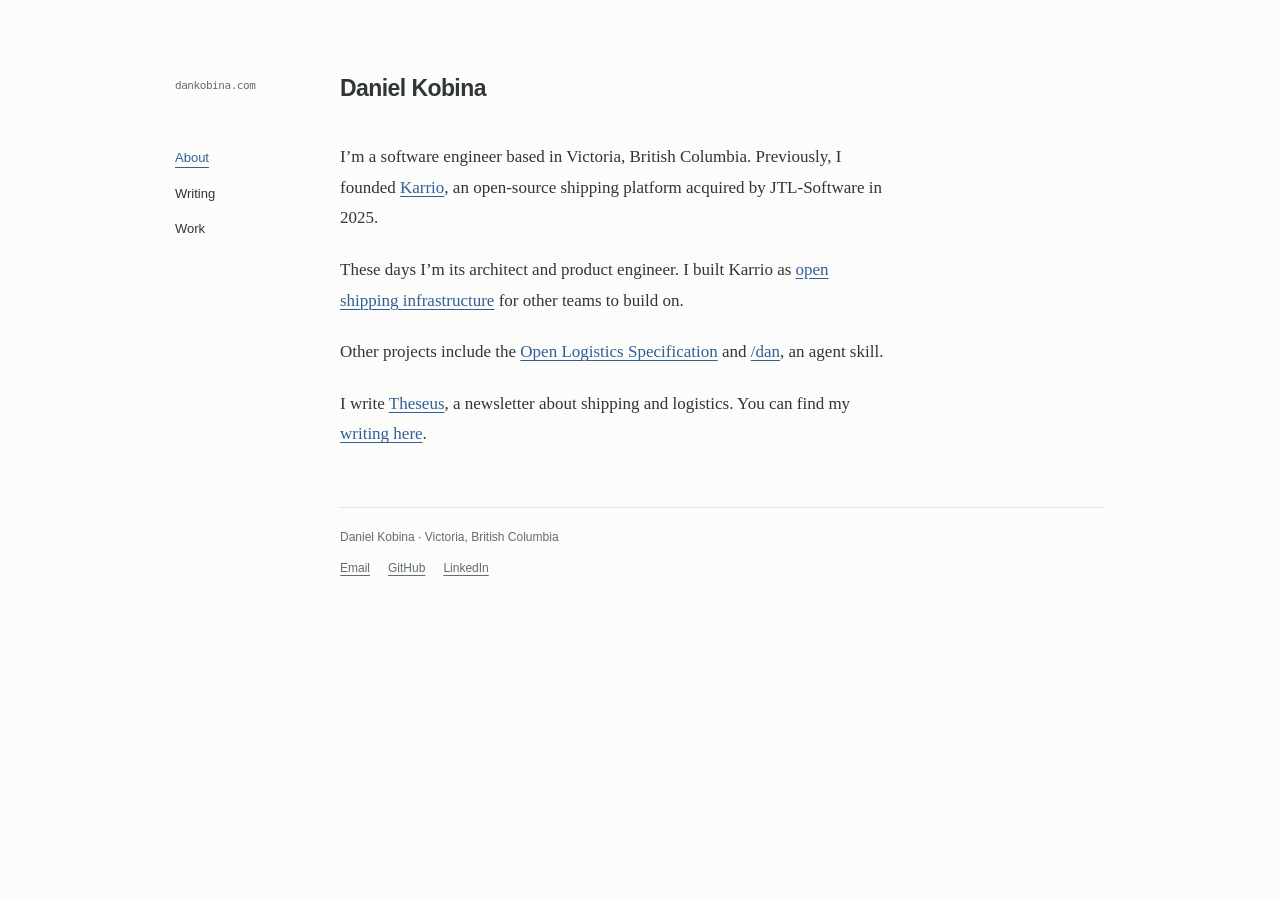
<file: index.html>
<!doctype html>
<html lang="en">
<head>
  <meta charset="utf-8">
  <meta name="viewport" content="width=device-width, initial-scale=1">
  <title>Daniel Kobina</title>
  <meta name="description" content="Daniel Kobina. Software engineer in Victoria, British Columbia. Previously founded Karrio, an open-source shipping platform acquired by JTL-Software.">
  <link rel="canonical" href="https://dankobina.com/">
  <meta property="og:type" content="website">
  <meta property="og:url" content="https://dankobina.com/">
  <meta property="og:title" content="Daniel Kobina">
  <meta property="og:description" content="Daniel Kobina. Software engineer in Victoria, British Columbia. Previously founded Karrio, an open-source shipping platform acquired by JTL-Software.">
  <meta property="og:image" content="https://github.com/danh91.png?size=460">
  <link rel="icon" href="data:image/svg+xml,%3Csvg xmlns='http://www.w3.org/2000/svg' viewBox='0 0 100 100'%3E%3Crect width='100' height='100' rx='20' fill='%231338E6'/%3E%3Cpath d='M28 68V32h16c11 0 18 7 18 18s-7 18-18 18H28z' fill='%23fff'/%3E%3C/svg%3E">
  <link rel="stylesheet" href="/assets/site.css">
</head>
<body>
  <a class="skip-link" href="#content">Skip to content</a>
  <div class="shell">
    <aside class="sidebar">
      <div class="domain">dankobina.com</div>
      <nav aria-label="Main navigation">
      <a href="/" aria-current="page">About</a>
      <a href="/writing/">Writing</a>
      <a href="/work/">Work</a>
      </nav>
    </aside>
    <main id="content">
<h1>Daniel Kobina</h1>
<p>I’m a software engineer based in Victoria, British Columbia. Previously, I founded <a href="https://karrio.io/">Karrio</a>, an open-source shipping platform acquired by JTL-Software in 2025.</p>
<p>These days I’m its architect and product engineer. I built Karrio as <a href="/work/karrio/">open shipping infrastructure</a> for other teams to build on.</p>
<p>Other projects include the <a href="https://openshipping.dankobina.com/">Open Logistics Specification</a> and <a href="https://github.com/ebenlab/dan">/dan</a>, an agent skill.</p>
<p>I write <a href="https://theseus.dankobina.com/">Theseus</a>, a newsletter about shipping and logistics. You can find my <a href="/writing/">writing here</a>.</p>
    </main>
    <footer class="site-footer">
      <p>Daniel Kobina · Victoria, British Columbia</p>
      <div class="footer-links">
        <a href="mailto:danielk.developer@gmail.com">Email</a>
        <a href="https://github.com/danh91">GitHub</a>
        <a href="https://www.linkedin.com/in/daniel-kobina-32093061/">LinkedIn</a>
      </div>
    </footer>
  </div>
</body>
</html>
</file>
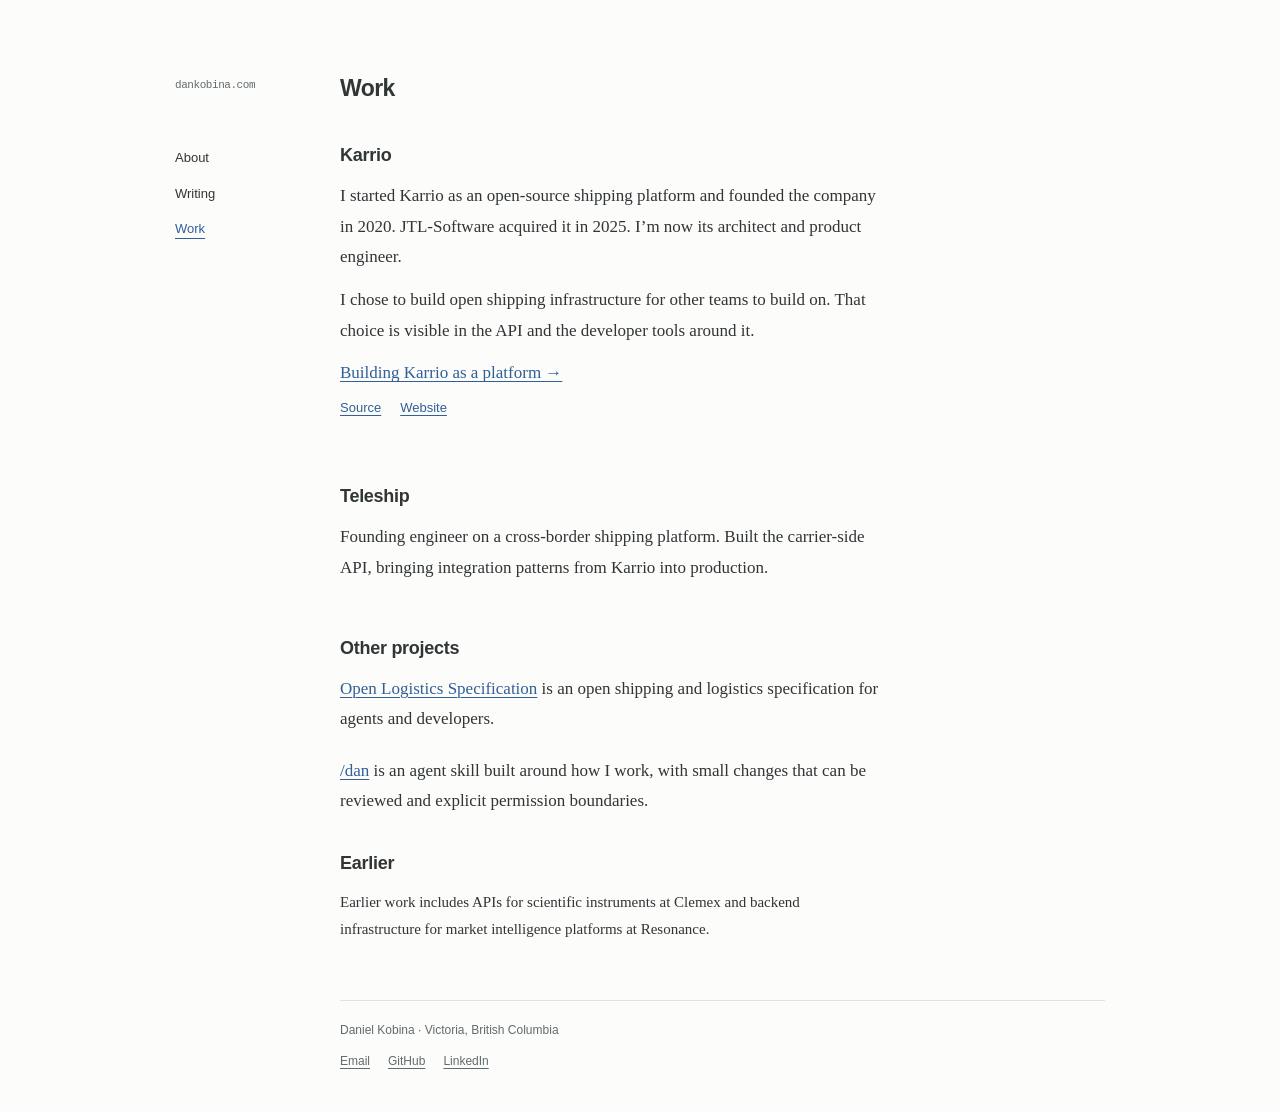
<file: work/index.html>
<!doctype html>
<html lang="en">
<head>
  <meta charset="utf-8">
  <meta name="viewport" content="width=device-width, initial-scale=1">
  <title>Work | Daniel Kobina</title>
  <meta name="description" content="Selected work by Daniel Kobina: Karrio, Teleship, and open-source projects.">
  <link rel="canonical" href="https://dankobina.com/work/">
  <meta property="og:type" content="website">
  <meta property="og:url" content="https://dankobina.com/work/">
  <meta property="og:title" content="Work | Daniel Kobina">
  <meta property="og:description" content="Selected work by Daniel Kobina: Karrio, Teleship, and open-source projects.">
  <meta property="og:image" content="https://github.com/danh91.png?size=460">
  <link rel="icon" href="data:image/svg+xml,%3Csvg xmlns='http://www.w3.org/2000/svg' viewBox='0 0 100 100'%3E%3Crect width='100' height='100' rx='20' fill='%231338E6'/%3E%3Cpath d='M28 68V32h16c11 0 18 7 18 18s-7 18-18 18H28z' fill='%23fff'/%3E%3C/svg%3E">
  <link rel="stylesheet" href="/assets/site.css">
</head>
<body>
  <a class="skip-link" href="#content">Skip to content</a>
  <div class="shell">
    <aside class="sidebar">
      <div class="domain">dankobina.com</div>
      <nav aria-label="Main navigation">
      <a href="/">About</a>
      <a href="/writing/">Writing</a>
      <a href="/work/" aria-current="page">Work</a>
      </nav>
    </aside>
    <main id="content">
<h1>Work</h1>
<article class="work-entry">
  <h2>Karrio</h2>
  <p>I started Karrio as an open-source shipping platform and founded the company in 2020. JTL-Software acquired it in 2025. I’m now its architect and product engineer.</p>
  <p>I chose to build open shipping infrastructure for other teams to build on. That choice is visible in the API and the developer tools around it.</p>
  <p><a href="/work/karrio/">Building Karrio as a platform →</a></p>
  <div class="project-links"><a href="https://github.com/karrioapi/karrio">Source</a><a href="https://karrio.io/">Website</a></div>
</article>
<article class="work-entry">
  <h2>Teleship</h2>
  <p>Founding engineer on a cross-border shipping platform. Built the carrier-side API, bringing integration patterns from Karrio into production.</p>
</article>
<h2>Other projects</h2>
<p><a href="https://openshipping.dankobina.com/">Open Logistics Specification</a> is an open shipping and logistics specification for agents and developers.</p>
<p><a href="https://github.com/ebenlab/dan">/dan</a> is an agent skill built around how I work, with small changes that can be reviewed and explicit permission boundaries.</p>
<h2>Earlier</h2>
<p class="small">Earlier work includes APIs for scientific instruments at Clemex and backend infrastructure for market intelligence platforms at Resonance.</p>
    </main>
    <footer class="site-footer">
      <p>Daniel Kobina · Victoria, British Columbia</p>
      <div class="footer-links">
        <a href="mailto:danielk.developer@gmail.com">Email</a>
        <a href="https://github.com/danh91">GitHub</a>
        <a href="https://www.linkedin.com/in/daniel-kobina-32093061/">LinkedIn</a>
      </div>
    </footer>
  </div>
</body>
</html>
</file>
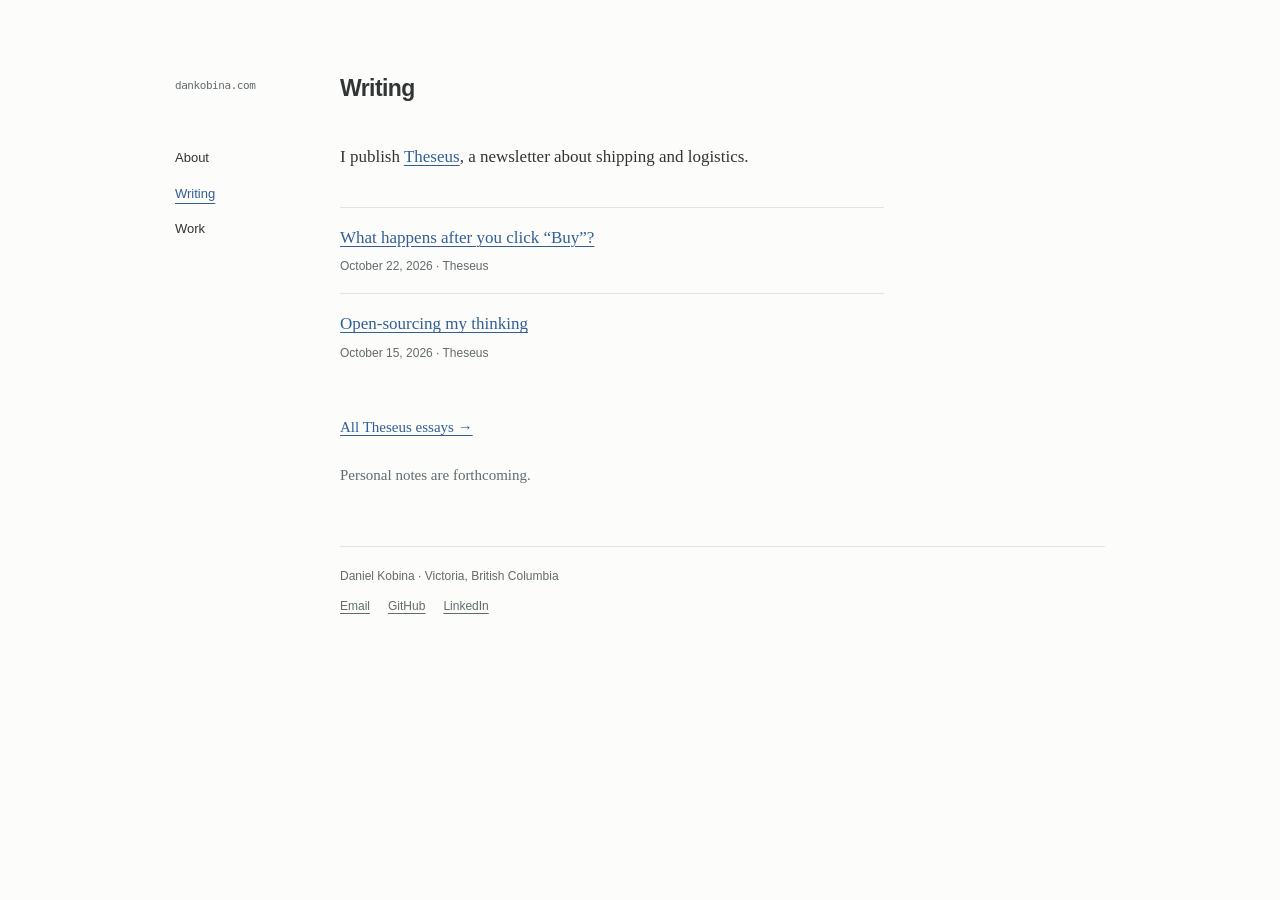
<file: writing/index.html>
<!doctype html>
<html lang="en">
<head>
  <meta charset="utf-8">
  <meta name="viewport" content="width=device-width, initial-scale=1">
  <title>Writing | Daniel Kobina</title>
  <meta name="description" content="Essays and personal notes by Daniel Kobina, including Theseus, a newsletter about shipping and logistics.">
  <link rel="canonical" href="https://dankobina.com/writing/">
  <meta property="og:type" content="website">
  <meta property="og:url" content="https://dankobina.com/writing/">
  <meta property="og:title" content="Writing | Daniel Kobina">
  <meta property="og:description" content="Essays and personal notes by Daniel Kobina, including Theseus, a newsletter about shipping and logistics.">
  <meta property="og:image" content="https://github.com/danh91.png?size=460">
  <link rel="icon" href="data:image/svg+xml,%3Csvg xmlns='http://www.w3.org/2000/svg' viewBox='0 0 100 100'%3E%3Crect width='100' height='100' rx='20' fill='%231338E6'/%3E%3Cpath d='M28 68V32h16c11 0 18 7 18 18s-7 18-18 18H28z' fill='%23fff'/%3E%3C/svg%3E">
  <link rel="stylesheet" href="/assets/site.css">
</head>
<body>
  <a class="skip-link" href="#content">Skip to content</a>
  <div class="shell">
    <aside class="sidebar">
      <div class="domain">dankobina.com</div>
      <nav aria-label="Main navigation">
      <a href="/">About</a>
      <a href="/writing/" aria-current="page">Writing</a>
      <a href="/work/">Work</a>
      </nav>
    </aside>
    <main id="content">
<h1>Writing</h1>
<p>I publish <a href="https://theseus.dankobina.com/">Theseus</a>, a newsletter about shipping and logistics.</p>
<ul class="essay-list" aria-label="Selected essays">
  <li>
    <a class="essay-title" href="https://theseus.dankobina.com/p/how-package-delivery-works">What happens after you click “Buy”?</a>
    <span class="essay-meta"><time datetime="2026-10-22">October 22, 2026</time> · Theseus</span>
  </li>
  <li>
    <a class="essay-title" href="https://theseus.dankobina.com/p/open-sourcing-my-thinking">Open-sourcing my thinking</a>
    <span class="essay-meta"><time datetime="2026-10-15">October 15, 2026</time> · Theseus</span>
  </li>
</ul>
<p class="small"><a href="https://theseus.dankobina.com/archive">All Theseus essays →</a></p>
<p class="small muted">Personal notes are forthcoming.</p>
    </main>
    <footer class="site-footer">
      <p>Daniel Kobina · Victoria, British Columbia</p>
      <div class="footer-links">
        <a href="mailto:danielk.developer@gmail.com">Email</a>
        <a href="https://github.com/danh91">GitHub</a>
        <a href="https://www.linkedin.com/in/daniel-kobina-32093061/">LinkedIn</a>
      </div>
    </footer>
  </div>
</body>
</html>
</file>
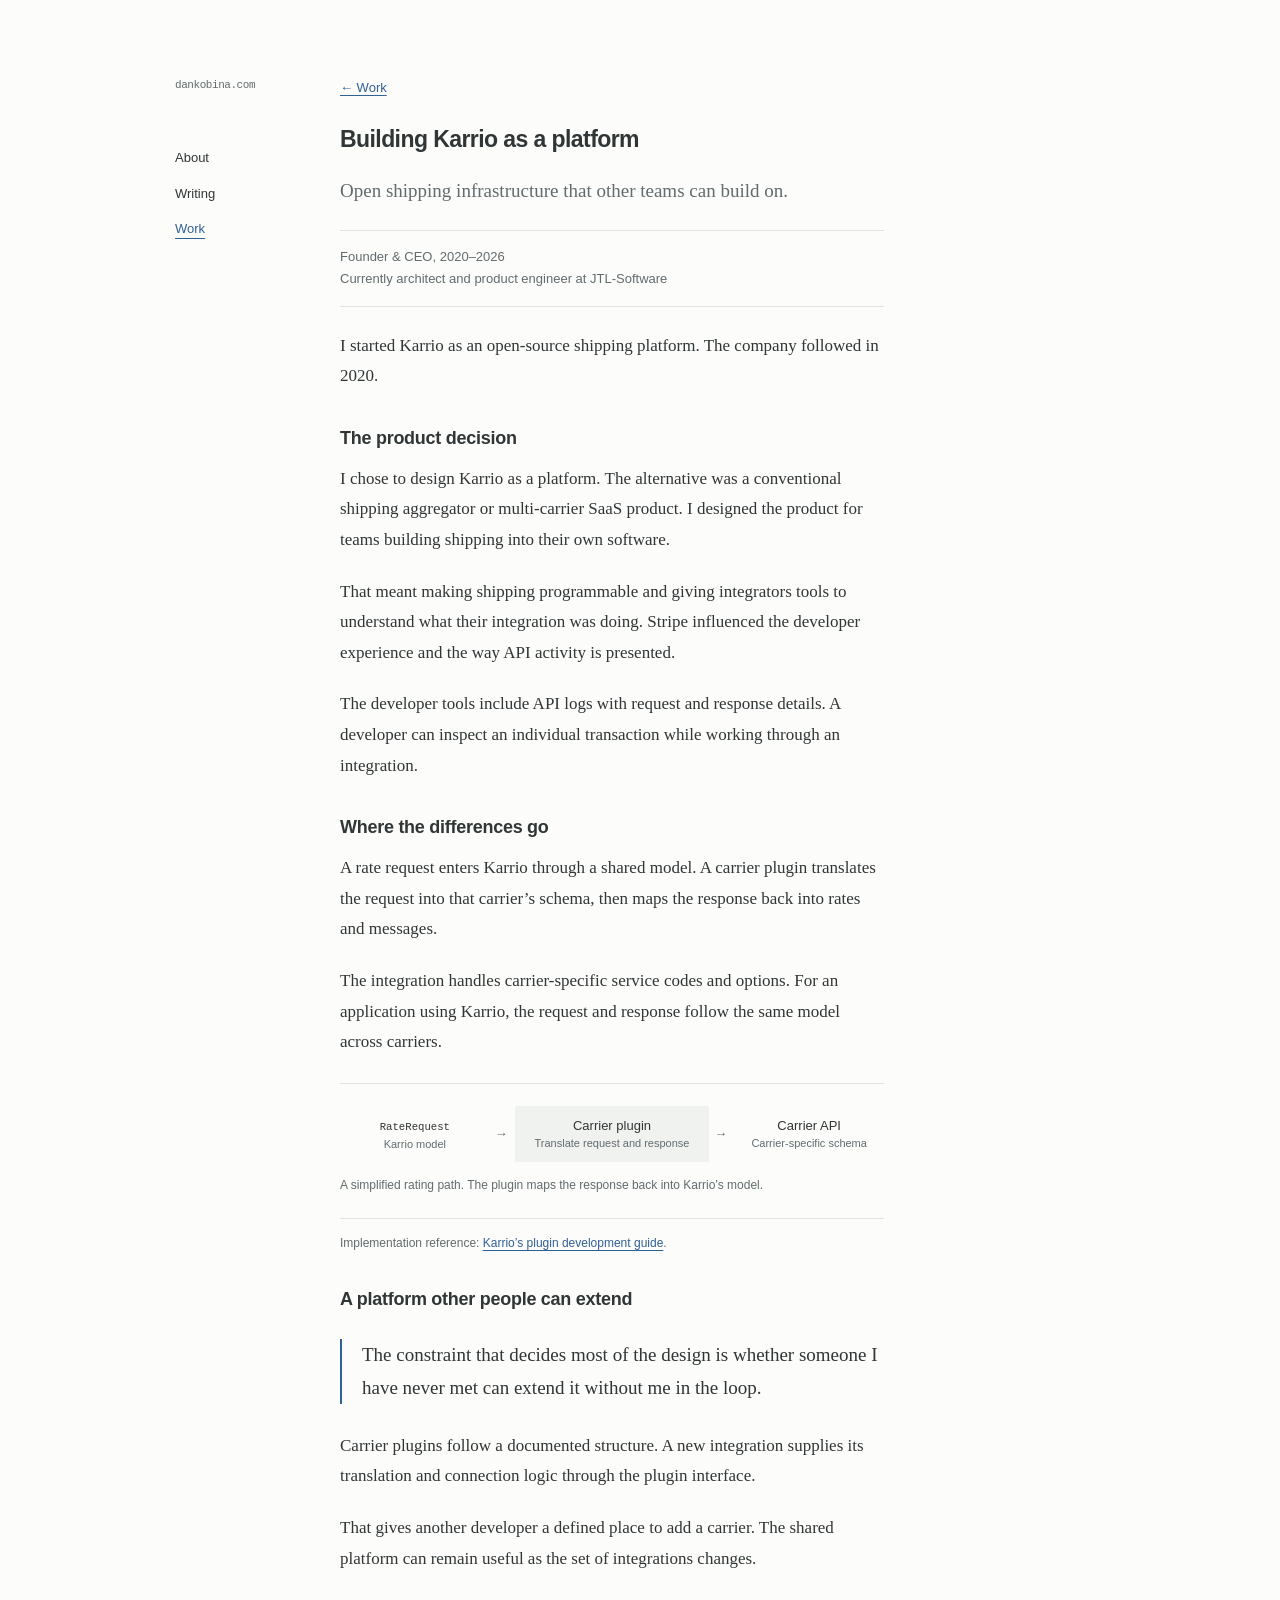
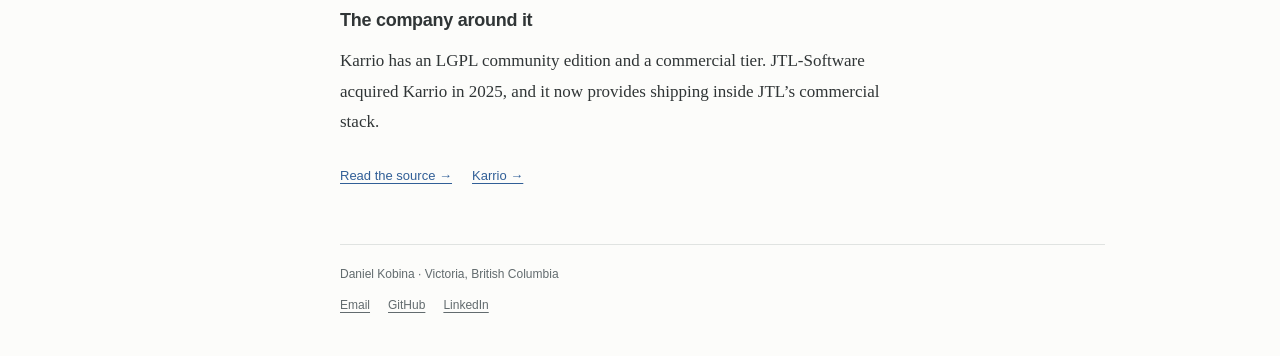
<file: work/karrio/index.html>
<!doctype html>
<html lang="en">
<head>
  <meta charset="utf-8">
  <meta name="viewport" content="width=device-width, initial-scale=1">
  <title>Building Karrio as a platform | Daniel Kobina</title>
  <meta name="description" content="Why Daniel Kobina chose to build Karrio as open shipping infrastructure for other teams, and how that decision shaped its API and developer tools.">
  <link rel="canonical" href="https://dankobina.com/work/karrio/">
  <meta property="og:type" content="website">
  <meta property="og:url" content="https://dankobina.com/work/karrio/">
  <meta property="og:title" content="Building Karrio as a platform | Daniel Kobina">
  <meta property="og:description" content="Why Daniel Kobina chose to build Karrio as open shipping infrastructure for other teams, and how that decision shaped its API and developer tools.">
  <meta property="og:image" content="https://github.com/danh91.png?size=460">
  <link rel="icon" href="data:image/svg+xml,%3Csvg xmlns='http://www.w3.org/2000/svg' viewBox='0 0 100 100'%3E%3Crect width='100' height='100' rx='20' fill='%231338E6'/%3E%3Cpath d='M28 68V32h16c11 0 18 7 18 18s-7 18-18 18H28z' fill='%23fff'/%3E%3C/svg%3E">
  <link rel="stylesheet" href="/assets/site.css">
</head>
<body>
  <a class="skip-link" href="#content">Skip to content</a>
  <div class="shell">
    <aside class="sidebar">
      <div class="domain">dankobina.com</div>
      <nav aria-label="Main navigation">
      <a href="/">About</a>
      <a href="/writing/">Writing</a>
      <a href="/work/" aria-current="location">Work</a>
      </nav>
    </aside>
    <main id="content">
<a class="back-link" href="/work/">← Work</a>
<article class="case-study">
  <h1>Building Karrio as a platform</h1>
  <p class="deck">Open shipping infrastructure that other teams can build on.</p>
  <div class="case-meta">Founder &amp; CEO, 2020–2026<br>Currently architect and product engineer at JTL-Software</div>
  <p>I started Karrio as an open-source shipping platform. The company followed in 2020.</p>
  <h2>The product decision</h2>
  <p>I chose to design Karrio as a platform. The alternative was a conventional shipping aggregator or multi-carrier SaaS product. I designed the product for teams building shipping into their own software.</p>
  <p>That meant making shipping programmable and giving integrators tools to understand what their integration was doing. Stripe influenced the developer experience and the way API activity is presented.</p>
  <p>The developer tools include API logs with request and response details. A developer can inspect an individual transaction while working through an integration.</p>
  <h2>Where the differences go</h2>
  <p>A rate request enters Karrio through a shared model. A carrier plugin translates the request into that carrier’s schema, then maps the response back into rates and messages.</p>
  <p>The integration handles carrier-specific service codes and options. For an application using Karrio, the request and response follow the same model across carriers.</p>
  <figure class="architecture">
    <ol class="request-path" aria-label="Simplified rate request path">
      <li><code>RateRequest</code><span>Karrio model</span></li>
      <li class="plugin">Carrier plugin<span>Translate request and response</span></li>
      <li>Carrier API<span>Carrier-specific schema</span></li>
    </ol>
    <figcaption>A simplified rating path. The plugin maps the response back into Karrio’s model.</figcaption>
  </figure>
  <p class="caption">Implementation reference: <a href="https://www.karrio.io/docs/developing/plugin-development">Karrio’s plugin development guide</a>.</p>
  <h2>A platform other people can extend</h2>
  <blockquote><p>The constraint that decides most of the design is whether someone I have never met can extend it without me in the loop.</p></blockquote>
  <p>Carrier plugins follow a documented structure. A new integration supplies its translation and connection logic through the plugin interface.</p>
  <p>That gives another developer a defined place to add a carrier. The shared platform can remain useful as the set of integrations changes.</p>
  <h2>The company around it</h2>
  <p>Karrio has an LGPL community edition and a commercial tier. JTL-Software acquired Karrio in 2025, and it now provides shipping inside JTL’s commercial stack.</p>
  <div class="case-links"><a href="https://github.com/karrioapi/karrio">Read the source →</a><a href="https://karrio.io/">Karrio →</a></div>
</article>
    </main>
    <footer class="site-footer">
      <p>Daniel Kobina · Victoria, British Columbia</p>
      <div class="footer-links">
        <a href="mailto:danielk.developer@gmail.com">Email</a>
        <a href="https://github.com/danh91">GitHub</a>
        <a href="https://www.linkedin.com/in/daniel-kobina-32093061/">LinkedIn</a>
      </div>
    </footer>
  </div>
</body>
</html>
</file>
<file: assets/site.css>
:root {
  color-scheme: light dark;
  --paper: #fcfcfa;
  --ink: #303536;
  --secondary: #626b6e;
  --link: #315f97;
  --rule: #e0e3e1;
  --soft: #f0f2ef;
  --sans: -apple-system, BlinkMacSystemFont, "Segoe UI", Helvetica, Arial, sans-serif;
}

@media (prefers-color-scheme: dark) {
  :root {
    --paper: #191b1c;
    --ink: #e2e5e2;
    --secondary: #a9b1b2;
    --link: #a3c3ef;
    --rule: #3a4140;
    --soft: #252b29;
  }
}

* { box-sizing: border-box; }
body {
  margin: 0;
  background: var(--paper);
  color: var(--ink);
  font-family: Georgia, "Times New Roman", serif;
  font-size: 17px;
  line-height: 1.8;
  -webkit-font-smoothing: antialiased;
}
a {
  color: var(--link);
  text-decoration-thickness: 1px;
  text-underline-offset: 3px;
}
a:hover { text-decoration-thickness: 2px; }
a:focus-visible, summary:focus-visible {
  outline: 2px solid var(--link);
  outline-offset: 5px;
}
.skip-link {
  position: absolute;
  left: 24px;
  top: -100px;
  background: var(--paper);
  padding: 8px 12px;
  z-index: 1;
}
.skip-link:focus { top: 8px; }
.shell {
  display: grid;
  grid-template-columns: 122px minmax(0, 1fr);
  column-gap: 43px;
  max-width: 1062px;
  padding: 72px 66px 40px;
  margin: 0 auto;
}
.sidebar {
  padding-top: 6px;
  font-family: var(--sans);
  font-size: 13px;
}
.domain {
  margin-bottom: 51px;
  color: var(--secondary);
  font: 11px/1.4 ui-monospace, SFMono-Regular, Menlo, Consolas, monospace;
  letter-spacing: -.04em;
}
nav { display: flex; flex-direction: column; align-items: flex-start; gap: 8px; }
nav a { color: var(--ink); text-decoration: none; padding: 2px 0; }
nav a[aria-current] {
  color: var(--link);
  text-decoration: underline;
  text-underline-offset: 5px;
}
main { min-width: 0; max-width: 64ch; }
h1, h2, h3 { font-family: var(--sans); font-weight: 600; }
h1 { margin: 0 0 38px; font-size: 23px; line-height: 1.4; letter-spacing: -.025em; }
h2 { margin: 33px 0 13px; font-size: 18px; line-height: 1.45; letter-spacing: -.015em; }
p { margin: 0 0 21px; }
main > :last-child { margin-bottom: 0; }
.site-footer {
  grid-column: 2;
  margin-top: 57px;
  padding-top: 19px;
  border-top: 1px solid var(--rule);
  color: var(--secondary);
  font: 12px/1.8 var(--sans);
}
.site-footer p { margin: 0; }
.footer-links { display: flex; flex-wrap: wrap; gap: 18px; margin-top: 9px; }
.footer-links a { color: var(--secondary); }
.small { font-size: 15px; }
.muted { color: var(--secondary); }
.work-entry { padding-bottom: 6px; }
.work-entry h2 { margin-top: 0; }
.work-entry + .work-entry { margin-top: 28px; }
.work-entry p { margin-bottom: 12px; }
.project-links { margin: -5px 0 30px; font: 13px/1.8 var(--sans); }
.project-links a + a { margin-left: 19px; }
.essay-list { padding: 0; margin: 34px 0; list-style: none; }
.essay-list li { margin: 0; padding: 17px 0; border-top: 1px solid var(--rule); }
.essay-title { display: block; line-height: 1.55; }
.essay-meta { display: block; margin-top: 6px; color: var(--secondary); font: 12px/1.6 var(--sans); }
.back-link { display: inline-block; margin-bottom: 24px; font: 13px/1.6 var(--sans); }
.case-study h1 { margin-bottom: 20px; }
.deck { color: var(--secondary); font-size: 19px; line-height: 1.65; }
.case-meta {
  padding: 15px 0;
  margin: 24px 0;
  border-top: 1px solid var(--rule);
  border-bottom: 1px solid var(--rule);
  color: var(--secondary);
  font: 13px/1.7 var(--sans);
}
blockquote {
  margin: 27px 0;
  padding-left: 20px;
  border-left: 2px solid var(--link);
  font-size: 19px;
  line-height: 1.7;
}
blockquote p { margin: 0; }
code { font: .82em/1.6 ui-monospace, SFMono-Regular, Menlo, Consolas, monospace; }
.architecture {
  margin: 25px 0 14px;
  padding: 22px 0;
  border-top: 1px solid var(--rule);
  border-bottom: 1px solid var(--rule);
}
.request-path {
  display: grid;
  grid-template-columns: 1fr 1.3fr 1fr;
  gap: 25px;
  list-style: none;
  margin: 0;
  padding: 0;
}
.request-path li { position: relative; padding: 10px 5px; text-align: center; font: 13px/1.5 var(--sans); }
.request-path li + li::before { content: "→"; position: absolute; left: -20px; top: 50%; transform: translateY(-50%); color: var(--secondary); }
.request-path .plugin { background: var(--soft); }
.request-path span { display: block; color: var(--secondary); font-size: 11px; }
figcaption, .caption { color: var(--secondary); font: 12px/1.7 var(--sans); margin-top: 13px; }
.case-links { display: flex; flex-wrap: wrap; gap: 20px; margin-top: 27px; font: 13px/1.7 var(--sans); }

@media (max-width: 700px) {
  body { font-size: 16px; }
  .shell { display: block; padding: 30px 24px; }
  .sidebar { padding: 0; margin-bottom: 36px; }
  .domain { margin-bottom: 14px; }
  nav { flex-direction: row; gap: 25px; }
  h1 { margin-bottom: 27px; font-size: 22px; }
  .site-footer { margin-top: 39px; }
  .request-path { grid-template-columns: 1fr; gap: 23px; }
  .request-path li { padding: 9px 12px; text-align: left; }
  .request-path li + li::before { content: "↓"; top: -24px; left: 12px; transform: none; }
}
@media (pointer: coarse) {
  nav a, .footer-links a, .back-link { display: inline-flex; align-items: center; min-height: 44px; }
}
</file>
